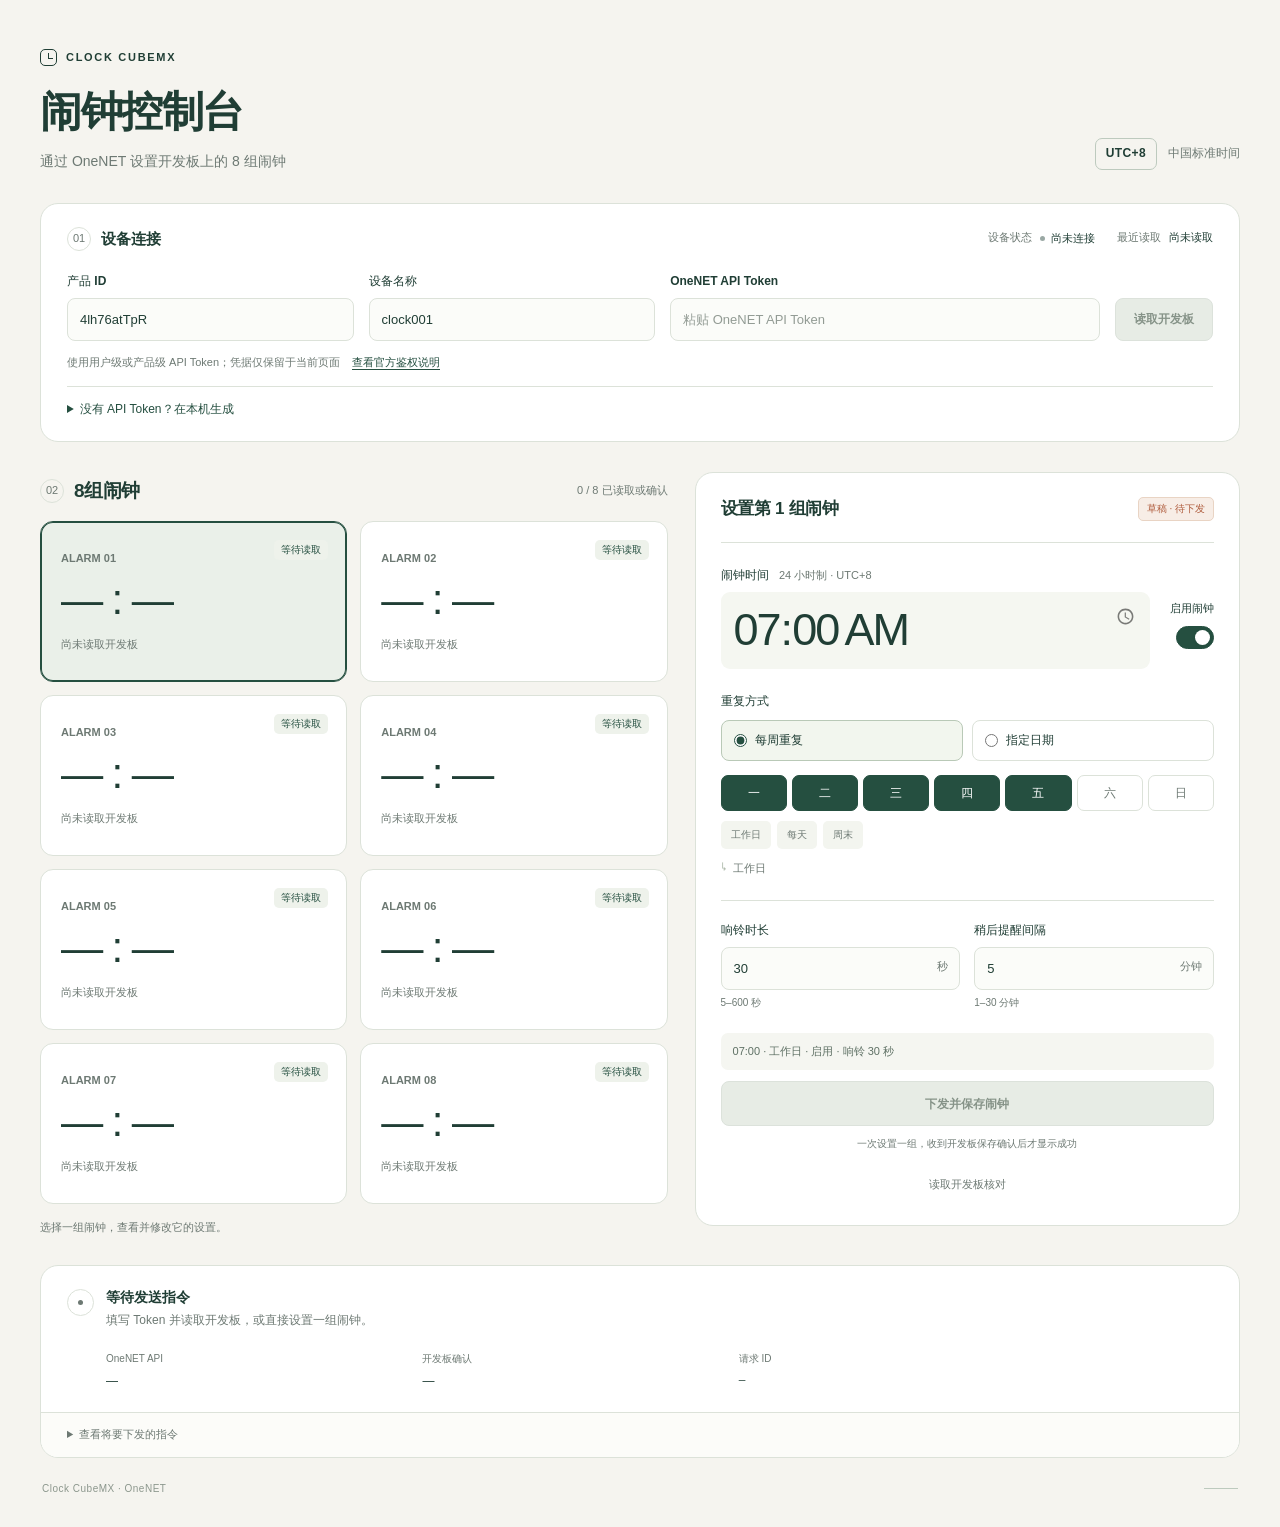
<file: tools/onenet-alarm-control/index.html>
<!doctype html>
<html lang="zh-CN">
  <head>
    <meta charset="utf-8">
    <meta name="viewport" content="width=device-width, initial-scale=1">
    <meta name="color-scheme" content="light">
    <meta name="theme-color" content="#f5f4ef">
    <meta name="description" content="通过 OneNET 读取并设置开发板上的 8 组闹钟。">
    <title>闹钟控制台 · Clock CubeMX</title>
    <style>
      :root {
        --paper: #f5f4ef;
        --surface: #ffffff;
        --ink: #203e35;
        --muted: #6d7973;
        --line: #dce2d9;
        --line-strong: #bdcabe;
        --green: #254f40;
        --green-hover: #193e30;
        --green-soft: #eaf0e9;
        --clay: #af5c3d;
        --clay-soft: #f7ede6;
        --error: #9d4039;
        --error-soft: #fbefec;
        --warning: #815c20;
        --warning-soft: #faf3e4;
        --radius: 18px;
        --font: -apple-system, BlinkMacSystemFont, "Segoe UI", "PingFang SC", "Microsoft YaHei", sans-serif;
      }

      * { box-sizing: border-box; }
      html { min-width: 320px; }
      body { margin: 0; background: var(--paper); color: var(--ink); font: 14px/1.6 var(--font); -webkit-font-smoothing: antialiased; }
      button, input { font: inherit; }
      button, input, summary, a { -webkit-tap-highlight-color: transparent; }
      button { cursor: pointer; }
      button:disabled { cursor: not-allowed; }
      a { color: var(--green); text-underline-offset: 3px; }
      a:hover { color: var(--clay); }
      h1, h2, h3, p { margin: 0; }
      h1, h2, h3 { line-height: 1.3; }
      button, input, .alarm-card { transition: border-color 160ms ease, background-color 160ms ease, box-shadow 160ms ease, color 160ms ease; }
      :focus-visible { outline: 3px solid #b57350; outline-offset: 4px; }
      [hidden] { display: none !important; }
      .sr-only { position: absolute; width: 1px; height: 1px; padding: 0; margin: -1px; overflow: hidden; clip: rect(0, 0, 0, 0); white-space: nowrap; border: 0; }
      .page { width: min(1240px, calc(100% - 80px)); margin: 0 auto; }
      .page-header { display: flex; justify-content: space-between; align-items: flex-end; gap: 24px; padding: 49px 0 30px; }
      .brand { display: inline-flex; align-items: center; gap: 9px; margin-bottom: 18px; font-size: 11px; font-weight: 650; letter-spacing: 1.7px; }
      .brand-mark { position: relative; width: 17px; height: 17px; border: 1.5px solid currentColor; border-radius: 5px; }
      .brand-mark::before { content: ""; position: absolute; width: 4px; height: 5px; top: 3px; left: 7px; border-left: 1.5px solid currentColor; border-bottom: 1.5px solid currentColor; }
      h1 { font-size: clamp(30px, 3.6vw, 42px); font-weight: 600; letter-spacing: -1.5px; }
      .subtitle { margin-top: 11px; color: var(--muted); font-size: 14px; }
      .timezone { display: flex; align-items: center; gap: 11px; padding-bottom: 3px; white-space: nowrap; }
      .timezone strong { padding: 5px 10px; border: 1px solid var(--line-strong); border-radius: 7px; font-size: 12px; font-weight: 600; letter-spacing: .4px; font-variant-numeric: tabular-nums; }
      .timezone span { color: var(--muted); font-size: 12px; }
      .panel { background: var(--surface); border: 1px solid var(--line); border-radius: var(--radius); }
      .connection { padding: 23px 26px 21px; }
      .section-topline { display: flex; align-items: center; justify-content: space-between; gap: 18px; }
      .section-title { display: flex; align-items: center; gap: 10px; }
      .section-number { display: inline-flex; align-items: center; justify-content: center; width: 24px; height: 24px; border: 1px solid var(--line); border-radius: 50%; color: var(--muted); font-size: 11px; font-weight: 500; font-variant-numeric: tabular-nums; }
      .section-title h2 { font-size: 15px; font-weight: 600; }
      .device-meta { display: flex; gap: 22px; margin: 0; color: var(--muted); font-size: 11px; }
      .device-meta > div { display: flex; gap: 8px; }
      .device-meta dd, .device-meta dt { margin: 0; }
      .device-meta dd { color: var(--ink); font-variant-numeric: tabular-nums; }
      #device-state { display: inline-flex; align-items: center; gap: 6px; }
      #device-state::before { content: ""; width: 5px; height: 5px; border-radius: 50%; background: currentColor; opacity: .45; }
      .connection-fields { display: grid; grid-template-columns: 1fr 1fr 1.5fr auto; gap: 15px; align-items: end; margin-top: 21px; }
      .field { min-width: 0; }
      .field > label, .field-label { display: block; margin-bottom: 7px; font-size: 12px; font-weight: 550; }
      .field-label small { margin-left: 7px; color: var(--muted); font-size: 11px; font-weight: 400; }
      input[type="text"], input[type="password"], input[type="date"], input[type="number"], input[type="time"] { width: 100%; min-width: 0; height: 43px; padding: 10px 12px; border: 1px solid var(--line); border-radius: 8px; background: #fbfcf9; color: var(--ink); font-size: 13px; }
      input::placeholder { color: #929b94; opacity: 1; }
      input:hover { border-color: var(--line-strong); }
      input:focus { border-color: var(--green); background: #fff; }
      input:disabled { color: var(--muted); background: var(--paper); }
      input[type="checkbox"], input[type="radio"] { accent-color: var(--green); cursor: pointer; }
      .button { display: inline-flex; min-height: 43px; align-items: center; justify-content: center; gap: 8px; padding: 10px 18px; border: 1px solid var(--line-strong); border-radius: 8px; background: #fff; color: var(--ink); font-size: 12px; font-weight: 600; line-height: 1.4; white-space: nowrap; }
      .button:hover:enabled { border-color: var(--green); background: #f5f8f2; }
      .button-primary { border-color: var(--green); background: var(--green); color: #fff; }
      .button-primary:hover:enabled { border-color: var(--green-hover); background: var(--green-hover); }
      .button:disabled { border-color: #dce2db; background: #e7ece5; color: #869388; }
      .connection-note { display: flex; flex-wrap: wrap; align-items: baseline; gap: 5px 12px; margin-top: 13px; color: var(--muted); font-size: 11px; }
      .connection-note a { white-space: nowrap; }
      .token-help { margin-top: 15px; padding-top: 13px; border-top: 1px solid var(--line); }
      .token-help summary { color: var(--green); font-size: 12px; cursor: pointer; }
      .token-help > p { max-width: 720px; margin: 10px 0 14px; color: var(--muted); font-size: 12px; }
      .token-generator { display: grid; grid-template-columns: minmax(100px, 1fr) minmax(180px, 2fr) auto; gap: 12px; align-items: end; }
      @media (max-width: 620px) { .token-generator { grid-template-columns: 1fr; } }
      .live-message { margin-top: 12px; font-size: 12px; }
      .live-message:empty { display: none; }
      #local-file-hint, .noscript { margin-bottom: 18px; padding: 13px 16px; border: 1px solid #e7d3b5; border-radius: 9px; background: var(--warning-soft); color: var(--warning); font-size: 12px; }
      .workspace { display: grid; grid-template-columns: minmax(0, 1.07fr) minmax(380px, .93fr); align-items: start; gap: 27px; margin-top: 30px; }
      .alarms-panel { min-width: 0; padding-top: 7px; }
      .alarms-panel > .section-topline { margin-bottom: 18px; }
      .alarms-panel .section-title h2 { font-size: 19px; letter-spacing: -.4px; }
      .counter { color: var(--muted); font-size: 11px; font-variant-numeric: tabular-nums; }
      #alarm-grid { display: grid; grid-template-columns: repeat(2, minmax(0, 1fr)); gap: 13px; }
      .alarm-card { position: relative; display: block; width: 100%; min-height: 161px; padding: 18px 20px; overflow: hidden; border: 1px solid var(--line); border-radius: 13px; background: #fff; color: var(--ink); text-align: left; }
      .alarm-card:hover { border-color: var(--line-strong); background: #fbfcf8; }
      .alarm-card.selected, .alarm-card[aria-pressed="true"] { border-color: var(--green); background: var(--green-soft); box-shadow: inset 0 0 0 1px var(--green); }
      .alarm-label { display: block; margin-bottom: 7px; color: var(--muted); font-size: 11px; font-weight: 550; }
      .alarm-card-time { display: block; font-size: clamp(30px, 3.3vw, 43px); font-weight: 500; line-height: 1.25; letter-spacing: -1.7px; font-variant-numeric: tabular-nums; }
      .alarm-card-repeat { display: block; margin-top: 9px; padding-right: 37px; color: var(--muted); font-size: 11px; }
      .alarm-card-state { position: absolute; right: 18px; top: 18px; padding: 2px 7px; border-radius: 5px; background: #eef2eb; color: var(--green); font-size: 10px; font-weight: 500; }
      .alarm-card-state[data-tone="neutral"] { background: #f0f1ed; color: var(--muted); }
      .alarm-card.is-dirty::after { content: ""; position: absolute; right: 20px; bottom: 22px; width: 6px; height: 6px; border-radius: 50%; background: var(--clay); }
      .alarm-empty { display: flex; min-height: 330px; flex-direction: column; align-items: center; justify-content: center; padding: 42px 22px; border: 1px dashed var(--line-strong); border-radius: 13px; color: var(--muted); text-align: center; }
      #alarm-grid:not(:empty) + .alarm-empty { display: none; }
      .empty-dial { position: relative; display: block; width: 42px; height: 42px; margin-bottom: 22px; border: 1px solid #b5c3b4; border-radius: 50%; }
      .empty-dial::before { content: ""; position: absolute; top: 10px; left: 20px; width: 9px; height: 12px; border-left: 1px solid #8b9e8b; border-bottom: 1px solid #8b9e8b; }
      .empty-dial::after { content: ""; position: absolute; top: 19px; left: 19px; width: 3px; height: 3px; border-radius: 50%; background: #8b9e8b; }
      .alarm-empty strong { color: var(--ink); font-size: 14px; font-weight: 550; }
      .alarm-empty p { max-width: 230px; margin-top: 7px; font-size: 12px; }
      .list-note { margin-top: 15px; color: var(--muted); font-size: 11px; }
      .editor { padding: 24px 25px 22px; }
      .editor-header { display: flex; align-items: center; justify-content: space-between; gap: 12px; padding-bottom: 21px; border-bottom: 1px solid var(--line); }
      .editor-header h2 { font-size: 17px; font-weight: 600; letter-spacing: -.3px; }
      #draft-badge { padding: 3px 8px; border: 1px solid #e9d4c4; border-radius: 5px; background: var(--clay-soft); color: var(--clay); font-size: 10px; white-space: nowrap; }
      #draft-badge.is-dirty, .is-dirty #draft-badge { border-color: var(--clay); }
      .time-row { display: grid; grid-template-columns: minmax(0, 1fr) auto; align-items: center; gap: 20px; margin-top: 23px; }
      #alarm-time { height: 77px; padding: 6px 11px; border-color: transparent; border-radius: 9px; background: #f5f7f1; font-size: 45px; font-weight: 500; line-height: 1.1; letter-spacing: -2px; font-variant-numeric: tabular-nums; }
      #alarm-time:focus { border-color: var(--green); }
      #alarm-time::-webkit-calendar-picker-indicator { width: 19px; opacity: .5; }
      .enable-control { display: flex; flex-direction: column; align-items: flex-end; gap: 9px; padding-top: 15px; }
      .enable-control > span { font-size: 11px; }
      .toggle { position: relative; display: inline-flex; width: 38px; height: 23px; cursor: pointer; }
      .toggle input { position: absolute; width: 100%; height: 100%; margin: 0; opacity: 0; }
      .toggle-track { width: 38px; height: 23px; border: 1px solid #ccd5c9; border-radius: 20px; background: #dce3d8; pointer-events: none; }
      .toggle-track::after { content: ""; position: absolute; top: 4px; left: 4px; width: 15px; height: 15px; border-radius: 50%; background: #fff; box-shadow: 0 1px 3px #203e3520; transition: transform 160ms ease; }
      .toggle input:checked + .toggle-track { border-color: var(--green); background: var(--green); }
      .toggle input:checked + .toggle-track::after { transform: translateX(15px); }
      .toggle input:focus-visible + .toggle-track { outline: 3px solid #b57350; outline-offset: 4px; }
      fieldset { min-width: 0; padding: 0; margin: 23px 0 0; border: 0; }
      legend { padding: 0; margin-bottom: 9px; font-size: 12px; font-weight: 550; }
      .repeat-modes { display: grid; grid-template-columns: 1fr 1fr; gap: 9px; }
      .mode-option { display: flex; align-items: center; gap: 8px; padding: 10px 12px; border: 1px solid var(--line); border-radius: 8px; font-size: 12px; cursor: pointer; }
      .mode-option:has(input:checked) { border-color: #b9c9b7; background: #f2f6ee; }
      .mode-option input { width: 13px; height: 13px; margin: 0; }
      .repeat-panel { margin-top: 14px; }
      .weekday-list { display: grid; grid-template-columns: repeat(7, minmax(0, 1fr)); gap: 5px; }
      .weekday { position: relative; display: flex; min-width: 0; height: 36px; align-items: center; justify-content: center; cursor: pointer; }
      .weekday input { position: absolute; width: 100%; height: 100%; margin: 0; opacity: 0; }
      .weekday span { display: flex; width: 100%; height: 100%; align-items: center; justify-content: center; border: 1px solid var(--line); border-radius: 7px; color: var(--muted); font-size: 12px; }
      .weekday input:checked + span { border-color: var(--green); background: var(--green); color: #fff; }
      .weekday input:focus-visible + span { outline: 3px solid #b57350; outline-offset: 3px; }
      .presets { display: flex; flex-wrap: wrap; gap: 6px; margin-top: 10px; }
      .preset { min-height: 28px; padding: 4px 9px; border: 1px solid transparent; border-radius: 5px; background: #f3f5ef; color: var(--muted); font-size: 10px; }
      .preset:hover { border-color: var(--line-strong); color: var(--ink); }
      .repeat-description { margin-top: 11px; color: var(--muted); font-size: 11px; }
      .repeat-description::before { content: "↳"; margin-right: 6px; color: #99a895; }
      .number-fields { display: grid; grid-template-columns: 1fr 1fr; gap: 14px; margin-top: 22px; padding-top: 20px; border-top: 1px solid var(--line); }
      .input-unit { position: relative; }
      .input-unit input { padding-right: 41px; font-variant-numeric: tabular-nums; }
      .input-unit input[type="number"] { appearance: textfield; -moz-appearance: textfield; }
      .input-unit input::-webkit-inner-spin-button, .input-unit input::-webkit-outer-spin-button { -webkit-appearance: none; margin: 0; }
      .input-unit > span { position: absolute; top: 11px; right: 12px; color: var(--muted); font-size: 11px; pointer-events: none; }
      .field-hint { margin-top: 5px; color: var(--muted); font-size: 10px; }
      .save-area { margin-top: 22px; }
      #draft-summary { padding: 10px 12px; border-radius: 7px; background: #f5f6f1; color: #5f7165; font-size: 11px; font-variant-numeric: tabular-nums; }
      #save-button { width: 100%; margin-top: 11px; min-height: 45px; }
      .save-note { margin-top: 10px; color: var(--muted); font-size: 10px; text-align: center; }
      #read-back-button { width: 100%; min-height: 37px; margin-top: 14px; padding: 7px 12px; border-color: transparent; background: transparent; color: var(--muted); font-size: 11px; font-weight: 450; }
      #read-back-button:hover:enabled { border-color: var(--line); background: #f6f8f2; color: var(--ink); }
      .result-panel { margin-top: 28px; overflow: hidden; }
      .result-main { padding: 22px 26px 21px; }
      .result-title { display: flex; align-items: flex-start; gap: 12px; }
      .result-indicator { display: flex; flex: 0 0 27px; height: 27px; align-items: center; justify-content: center; margin-top: 1px; border: 1px solid var(--line); border-radius: 50%; color: var(--muted); }
      .result-indicator::before { content: ""; width: 5px; height: 5px; border-radius: 50%; background: currentColor; }
      #result-heading { font-size: 14px; font-weight: 600; }
      #result-message { margin-top: 5px; color: var(--muted); font-size: 12px; overflow-wrap: anywhere; }
      .result-facts { display: grid; grid-template-columns: 1fr 1fr 1.6fr; gap: 20px; margin: 21px 0 0 39px; }
      .result-facts > div { min-width: 0; }
      .result-facts dt { margin-bottom: 5px; color: var(--muted); font-size: 10px; }
      .result-facts dd { margin: 0; color: var(--ink); font-size: 12px; font-variant-numeric: tabular-nums; overflow-wrap: anywhere; }
      #result-request-id { font-family: ui-monospace, "Cascadia Code", Consolas, monospace; font-size: 11px; }
      .request-details { border-top: 1px solid var(--line); background: #fcfcf9; }
      .request-details summary { padding: 13px 26px; color: var(--muted); font-size: 11px; cursor: pointer; }
      .request-details[open] summary { color: var(--ink); }
      .request-details > p { margin: 0 26px 10px; color: var(--muted); font-size: 10px; }
      #request-preview { max-height: 340px; padding: 16px; margin: 0 26px 20px; overflow: auto; border: 1px solid var(--line); border-radius: 8px; background: #f1f4ed; color: var(--green); font: 11px/1.8 ui-monospace, "Cascadia Code", Consolas, monospace; tab-size: 2; white-space: pre-wrap; overflow-wrap: anywhere; }
      [data-tone="success"] { color: var(--green); }
      [data-tone="error"] { color: var(--error); }
      [data-tone="warning"] { color: var(--warning); }
      [data-tone="neutral"] { color: var(--muted); }
      #result-panel[data-tone="success"] { border-color: #afc4ad; }
      #result-panel[data-tone="error"] { border-color: #dfb4aa; }
      #result-panel[data-tone="warning"] { border-color: #ddcba6; }
      #result-panel[data-tone="success"] .result-indicator { border-color: #b7cdb0; background: var(--green-soft); color: var(--green); }
      #result-panel[data-tone="error"] .result-indicator { border-color: #e6bdb4; background: var(--error-soft); color: var(--error); }
      #result-panel[data-tone="warning"] .result-indicator { border-color: #e7d3b2; background: var(--warning-soft); color: var(--warning); }
      #result-heading { color: var(--ink); }
      footer { display: flex; justify-content: space-between; align-items: center; gap: 18px; padding: 23px 2px 30px; color: #8c978d; font-size: 10px; letter-spacing: .5px; }
      .footer-rule { width: 34px; height: 1px; background: var(--line-strong); }

      @media (min-width: 1400px) {
        .page-header { padding-top: 58px; }
        .workspace { gap: 32px; }
      }
      @media (max-width: 1050px) {
        .page { width: calc(100% - 48px); }
        .connection-fields { grid-template-columns: 1fr 1fr; }
        .connection-fields .token-field { grid-column: 1; }
        #read-button { width: 100%; }
        .workspace { grid-template-columns: minmax(0, 1fr) minmax(350px, 1fr); gap: 20px; }
        .alarm-card { min-height: 151px; padding: 16px; }
        .alarm-card-state { top: 16px; right: 14px; }
        .alarm-card-time { font-size: 34px; }
        .alarm-card-repeat { padding-right: 0; }
        .editor { padding: 22px 20px 19px; }
        .device-meta { gap: 13px; }
      }
      @media (max-width: 800px) {
        .page-header { padding-top: 30px; }
        .workspace { grid-template-columns: 1fr; gap: 25px; }
        .alarm-card { min-height: 150px; padding: 18px 20px; }
        .alarm-card-time { font-size: 41px; }
        .alarm-card-state { top: 18px; right: 20px; }
        .alarm-empty { min-height: 230px; }
        .connection .section-topline { align-items: flex-start; }
        .device-meta { flex-direction: column; gap: 3px; margin: 0; }
        .device-meta > div { justify-content: flex-end; }
        .editor { padding: 24px; }
        .time-row { grid-template-columns: minmax(0, 1fr) auto; }
        #alarm-time { max-width: 280px; }
      }
      @media (max-width: 520px) {
        .page { width: calc(100% - 32px); }
        .page-header { align-items: flex-start; gap: 14px; padding: 25px 0 23px; }
        .brand { margin-bottom: 13px; font-size: 9px; letter-spacing: 1.3px; }
        h1 { font-size: 29px; letter-spacing: -1px; }
        .subtitle { max-width: 240px; font-size: 12px; }
        .timezone { padding-top: 3px; }
        .timezone strong { padding: 4px 7px; font-size: 10px; }
        .timezone span { display: none; }
        .connection { padding: 19px 18px 17px; }
        .connection .section-topline { flex-direction: column; gap: 13px; }
        .device-meta { flex-direction: row; flex-wrap: wrap; gap: 5px 18px; font-size: 10px; }
        .device-meta > div { justify-content: flex-start; gap: 6px; }
        .connection-fields { grid-template-columns: 1fr; gap: 13px; margin-top: 17px; }
        .connection-fields .token-field { grid-column: auto; }
        .connection-note { font-size: 10px; }
        input[type="text"], input[type="password"], input[type="date"], input[type="number"] { font-size: 16px; }
        .workspace { margin-top: 24px; }
        .alarms-panel .section-title h2 { font-size: 18px; }
        .counter { font-size: 10px; }
        #alarm-grid { grid-template-columns: 1fr; gap: 10px; }
        .alarm-card { min-height: 132px; padding: 15px 18px; }
        .alarm-label { margin-bottom: 10px; font-size: 10px; }
        .alarm-card-time { font-size: 38px; letter-spacing: -1.2px; }
        .alarm-card-state { top: 14px; right: 18px; padding: 2px 5px; font-size: 9px; }
        .alarm-card-repeat { margin-top: 9px; font-size: 10px; }
        .editor { padding: 20px 18px 17px; }
        .editor-header { padding-bottom: 18px; }
        .editor-header h2 { font-size: 16px; }
        #alarm-time { height: 72px; font-size: 43px; }
        .time-row { gap: 15px; }
        .weekday-list { gap: 4px; }
        .number-fields { gap: 12px; }
        .result-panel { margin-top: 23px; }
        .result-main { padding: 19px 18px; }
        .result-facts { grid-template-columns: 1fr 1fr; gap: 15px; margin-left: 0; }
        .result-facts > div:last-child { grid-column: 1 / -1; }
        .request-details summary { padding: 13px 18px; }
        .request-details > p { margin-right: 18px; margin-left: 18px; }
        #request-preview { margin-right: 18px; margin-left: 18px; padding: 12px; }
        footer { padding-bottom: 22px; }
      }
      @media (max-width: 360px) {
        .page { width: calc(100% - 24px); }
        .alarm-card { padding: 14px 11px; }
        .alarm-card-time { font-size: 30px; }
        .alarm-card-state { right: 9px; }
        .editor { padding-right: 15px; padding-left: 15px; }
      }
      @media (prefers-reduced-motion: reduce) {
        *, *::before, *::after { scroll-behavior: auto !important; transition: none !important; animation: none !important; }
      }
    </style>
  </head>
  <body>
    <div class="page">
      <header class="page-header">
        <div>
          <div class="brand"><span class="brand-mark" aria-hidden="true"></span>CLOCK CUBEMX</div>
          <h1>闹钟控制台</h1>
          <p class="subtitle">通过 OneNET 设置开发板上的 8 组闹钟</p>
        </div>
        <div class="timezone" aria-label="闹钟时区：UTC+8，中国标准时间">
          <strong>UTC+8</strong><span>中国标准时间</span>
        </div>
      </header>

      <noscript><p class="noscript">此控制台需要 JavaScript 才能读取开发板与下发闹钟，请启用 JavaScript 后刷新页面。</p></noscript>
      <p id="local-file-hint" hidden></p>

      <section class="panel connection" aria-labelledby="connection-title">
        <div class="section-topline">
          <div class="section-title">
            <span class="section-number" aria-hidden="true">01</span>
            <h2 id="connection-title">设备连接</h2>
          </div>
          <dl class="device-meta">
            <div><dt>设备状态</dt><dd><span id="device-state">尚未连接</span></dd></div>
            <div><dt>最近读取</dt><dd><span id="last-read">尚未读取</span></dd></div>
          </dl>
        </div>
        <form id="connection-form">
          <div class="connection-fields">
            <div class="field">
              <label for="product-id">产品 ID</label>
              <input id="product-id" name="product-id" type="text" value="4lh76atTpR" autocomplete="off" spellcheck="false" required>
            </div>
            <div class="field">
              <label for="device-name">设备名称</label>
              <input id="device-name" name="device-name" type="text" value="clock001" autocomplete="off" spellcheck="false" required>
            </div>
            <div class="field token-field">
              <label for="api-token">OneNET API Token</label>
              <input id="api-token" name="api-token" type="password" autocomplete="off" spellcheck="false" placeholder="粘贴 OneNET API Token" aria-describedby="credentials-note" required>
            </div>
            <button id="read-button" class="button" type="submit">读取开发板</button>
          </div>
          <p class="connection-note" id="credentials-note">
            <span>使用用户级或产品级 API Token；凭据仅保留于当前页面</span>
            <a href="https://iot.10086.cn/doc/aiot/fuse/detail/1464" target="_blank" rel="noopener noreferrer">查看官方鉴权说明<span class="sr-only">（在新标签页打开）</span></a>
          </p>
          <p id="connection-message" class="live-message" aria-live="polite" aria-atomic="true"></p>
          <details class="token-help">
            <summary>没有 API Token？在本机生成</summary>
            <p>在 OneNET DMP 控制台首页右上角查看用户 ID，在个人“账号信息 / 访问权限”中查看用户 AccessKey。填写的是用户 AccessKey，不是设备 MQTT 密钥；生成过程只在当前浏览器中计算。</p>
            <div class="token-generator">
              <div class="field">
                <label for="token-user-id">OneNET 用户 ID</label>
                <input id="token-user-id" type="text" inputmode="numeric" autocomplete="off" placeholder="控制台中的数字 ID">
              </div>
              <div class="field">
                <label for="token-access-key">用户 AccessKey</label>
                <input id="token-access-key" type="password" autocomplete="off" spellcheck="false" placeholder="仅用于本机计算，生成后清空">
              </div>
              <button id="generate-token" class="button" type="button">生成并填入 · 有效期 1 小时</button>
            </div>
            <p id="token-message" class="live-message" aria-live="polite" aria-atomic="true"></p>
          </details>
        </form>
      </section>

      <main class="workspace">
        <section class="alarms-panel" aria-labelledby="alarms-title">
          <div class="section-topline">
            <div class="section-title">
              <span class="section-number" aria-hidden="true">02</span>
              <h2 id="alarms-title">8组闹钟</h2>
            </div>
            <span id="alarm-count" class="counter">0 / 8 已读取</span>
          </div>
          <div id="alarm-grid" aria-label="开发板闹钟列表"></div>
          <div class="alarm-empty">
            <span class="empty-dial" aria-hidden="true"></span>
            <strong>等待读取开发板</strong>
            <p>读取后，8 组闹钟将在这里显示。也可以先设置右侧的闹钟。</p>
          </div>
          <p class="list-note">选择一组闹钟，查看并修改它的设置。</p>
        </section>

        <form id="alarm-form" class="panel editor" aria-labelledby="editor-title">
          <div class="editor-header">
            <h2 id="editor-title">设置第 1 组闹钟</h2>
            <span id="draft-badge">草稿</span>
          </div>

          <div class="time-row">
            <div class="field">
              <label for="alarm-time" class="field-label">闹钟时间 <small>24 小时制 · UTC+8</small></label>
              <input id="alarm-time" name="alarm-time" type="time" value="07:00" required>
            </div>
            <div class="enable-control">
              <span id="enable-label">启用闹钟</span>
              <label class="toggle">
                <input id="alarm-enabled" name="alarm-enabled" type="checkbox" checked aria-labelledby="enable-label">
                <span class="toggle-track" aria-hidden="true"></span>
              </label>
            </div>
          </div>

          <fieldset>
            <legend>重复方式</legend>
            <div class="repeat-modes">
              <label class="mode-option"><input type="radio" name="repeat-mode" value="weekly" checked><span>每周重复</span></label>
              <label class="mode-option"><input type="radio" name="repeat-mode" value="date"><span>指定日期</span></label>
            </div>
            <div id="weekdays-panel" class="repeat-panel">
              <div class="weekday-list" role="group" aria-label="重复星期">
                <label class="weekday"><input type="checkbox" name="weekday" value="0" checked aria-label="周一"><span aria-hidden="true">一</span></label>
                <label class="weekday"><input type="checkbox" name="weekday" value="1" checked aria-label="周二"><span aria-hidden="true">二</span></label>
                <label class="weekday"><input type="checkbox" name="weekday" value="2" checked aria-label="周三"><span aria-hidden="true">三</span></label>
                <label class="weekday"><input type="checkbox" name="weekday" value="3" checked aria-label="周四"><span aria-hidden="true">四</span></label>
                <label class="weekday"><input type="checkbox" name="weekday" value="4" checked aria-label="周五"><span aria-hidden="true">五</span></label>
                <label class="weekday"><input type="checkbox" name="weekday" value="5" aria-label="周六"><span aria-hidden="true">六</span></label>
                <label class="weekday"><input type="checkbox" name="weekday" value="6" aria-label="周日"><span aria-hidden="true">日</span></label>
              </div>
              <div class="presets" aria-label="快速选择重复星期">
                <button class="preset" type="button" data-preset="weekdays">工作日</button>
                <button class="preset" type="button" data-preset="daily">每天</button>
                <button class="preset" type="button" data-preset="weekends">周末</button>
              </div>
            </div>
            <div id="date-panel" class="repeat-panel" hidden>
              <div class="field">
                <label for="alarm-date">响铃日期</label>
                <input id="alarm-date" name="alarm-date" type="date" min="2020-01-01" max="2099-12-31" required disabled>
              </div>
            </div>
            <p class="repeat-description"><span id="repeat-description">每周一至周五</span></p>
          </fieldset>

          <div class="number-fields">
            <div class="field">
              <label for="ring-seconds">响铃时长</label>
              <div class="input-unit"><input id="ring-seconds" name="ring-seconds" type="number" min="5" max="600" step="1" value="30" required aria-describedby="ring-hint"><span aria-hidden="true">秒</span></div>
              <p class="field-hint" id="ring-hint">5–600 秒</p>
            </div>
            <div class="field">
              <label for="snooze-minutes">稍后提醒间隔</label>
              <div class="input-unit"><input id="snooze-minutes" name="snooze-minutes" type="number" min="1" max="30" step="1" value="5" required aria-describedby="snooze-hint"><span aria-hidden="true">分钟</span></div>
              <p class="field-hint" id="snooze-hint">1–30 分钟</p>
            </div>
          </div>

          <div class="save-area">
            <p id="draft-summary">07:00 · 工作日 · 响铃30秒</p>
            <button id="save-button" class="button button-primary" type="submit" disabled>下发并保存闹钟</button>
            <p id="form-message" class="live-message" aria-live="polite" aria-atomic="true"></p>
            <p class="save-note">一次设置一组，收到开发板保存确认后才显示成功</p>
            <button id="read-back-button" class="button" type="button">读取开发板核对</button>
          </div>
        </form>
      </main>

      <section id="result-panel" class="panel result-panel" data-tone="neutral" aria-labelledby="result-heading">
        <div class="result-main">
          <div class="result-title">
            <span class="result-indicator" aria-hidden="true"></span>
            <div aria-live="polite" aria-atomic="true">
              <h2 id="result-heading">等待发送指令</h2>
              <p id="result-message">填写 Token 并读取开发板，或直接设置一组闹钟。</p>
            </div>
          </div>
          <dl class="result-facts">
            <div><dt>OneNET API</dt><dd id="result-api">—</dd></div>
            <div><dt>开发板确认</dt><dd id="result-device">—</dd></div>
            <div><dt>请求 ID</dt><dd id="result-request-id">—</dd></div>
          </dl>
        </div>
        <details class="request-details">
          <summary>查看将要下发的指令</summary>
          <p>仅展示闹钟设置参数，不包含 Token。</p>
          <pre id="request-preview" aria-label="将要下发的闹钟指令">尚未生成指令</pre>
        </details>
      </section>

      <footer><span>Clock CubeMX · OneNET</span><span class="footer-rule" aria-hidden="true"></span></footer>
    </div>
    <script>
      if (location.protocol === 'file:') {
        const hint = document.getElementById('local-file-hint');
        hint.hidden = false;
        hint.textContent = '请在工程目录运行 node tools/onenet-alarm-control/server.mjs，再打开 http://127.0.0.1:8787/。';
        document.querySelectorAll('button').forEach(button => { button.disabled = true; });
      }
    </script>
    <script type="module" src="./app.mjs"></script>
  </body>
</html>
</file>
